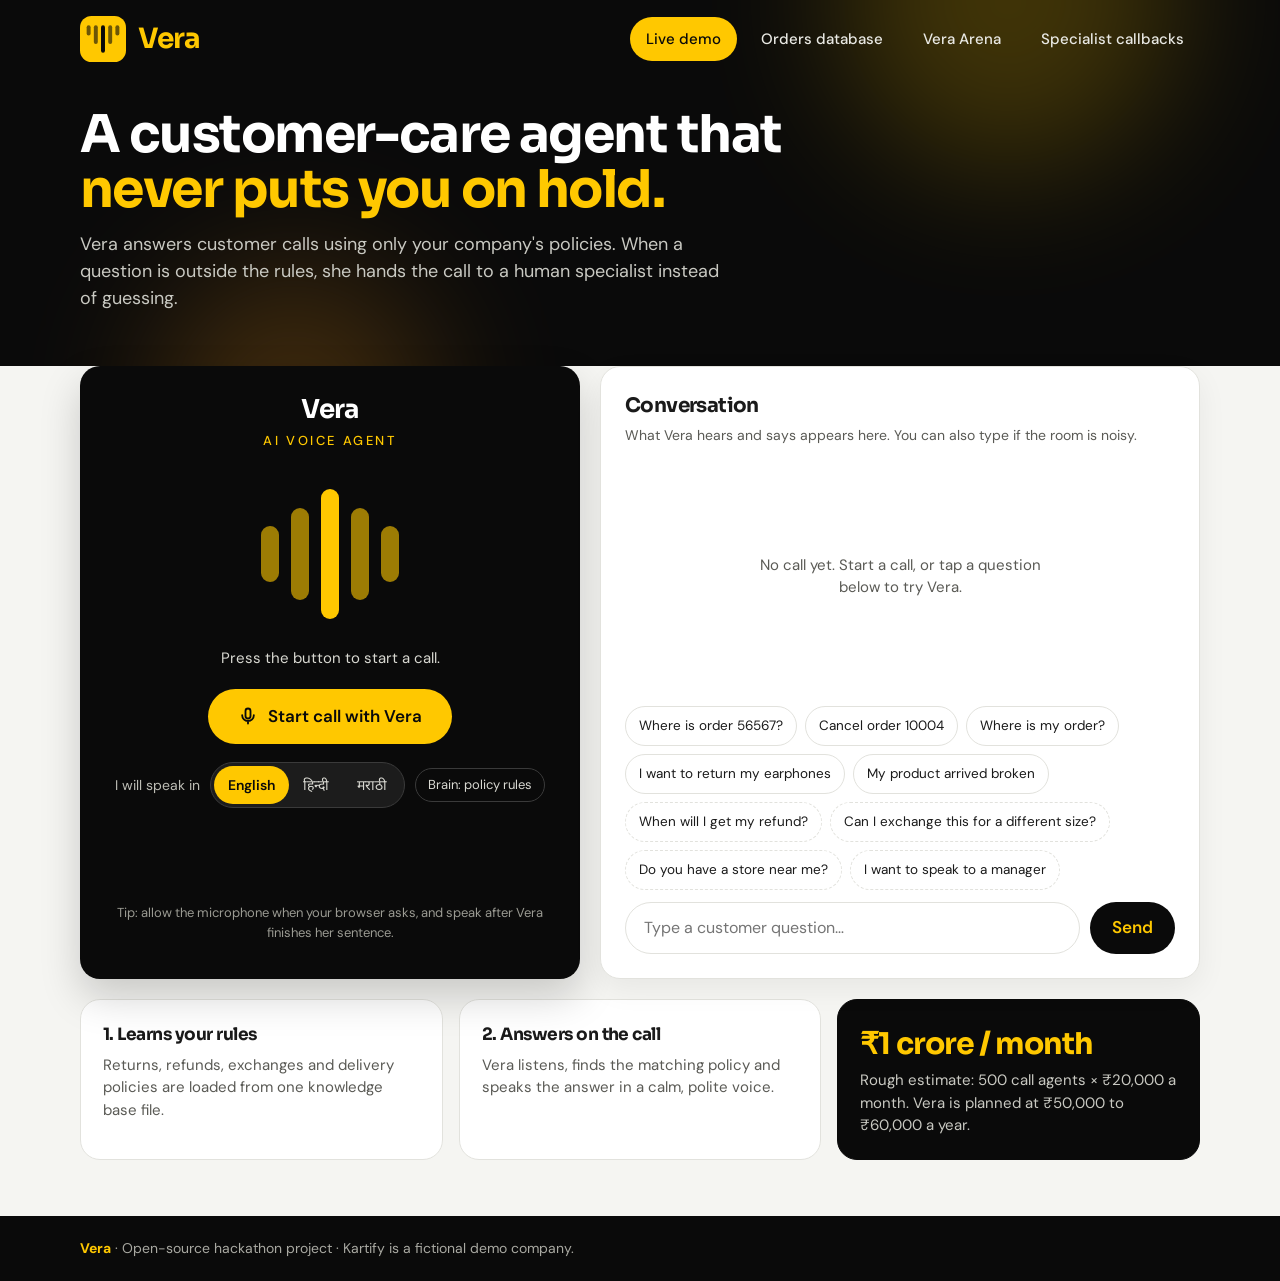
<file: static/index.html>
<!doctype html>
<html lang="en">
<head>
<meta charset="utf-8">
<meta name="viewport" content="width=device-width, initial-scale=1">
<title>Vera | AI Voice Agent</title>
<link rel="icon" href="data:image/svg+xml,%3Csvg xmlns='http://www.w3.org/2000/svg' viewBox='0 0 64 64'%3E%3Crect width='64' height='64' rx='16' fill='%230A0A0A'/%3E%3Crect x='9.25' y='13' width='5.5' height='14' rx='2.75' fill='%23FFC800'/%3E%3Crect x='19.25' y='13' width='5.5' height='26' rx='2.75' fill='%23FFC800'/%3E%3Crect x='29.25' y='13' width='5.5' height='38' rx='2.75' fill='%23FFC800'/%3E%3Crect x='39.25' y='13' width='5.5' height='26' rx='2.75' fill='%23FFC800'/%3E%3Crect x='49.25' y='13' width='5.5' height='14' rx='2.75' fill='%23FFC800'/%3E%3C/svg%3E">
<link rel="preconnect" href="https://fonts.googleapis.com">
<link href="https://fonts.googleapis.com/css2?family=Sora:wght@600;700&family=DM+Sans:wght@400;500;600&family=Noto+Sans+Devanagari:wght@400;500;600;700&display=swap" rel="stylesheet">
<style>
:root{
  --black:#0A0A0A; --ink:#1A1A1A; --yellow:#FFC800; --yellow-soft:#FFF4CC;
  --paper:#F5F5F2; --line:#E2E2DD; --muted:#5A5A55; --white:#FFFFFF;
  --radius:20px;
}
*{box-sizing:border-box}
html{-webkit-text-size-adjust:100%}
body{margin:0;background:var(--paper);color:var(--ink);font-family:'DM Sans','Noto Sans Devanagari',system-ui,-apple-system,'Segoe UI',sans-serif;line-height:1.5}
h1,h2,h3,.brand-word{font-family:'Sora','Noto Sans Devanagari','DM Sans',system-ui,sans-serif;letter-spacing:-0.03em;margin:0}
a{color:inherit}
.wrap{max-width:1160px;margin:0 auto;padding:0 20px}

/* header */
header{background:var(--black);color:var(--white)}
.bar{display:flex;align-items:center;justify-content:space-between;gap:16px;padding:16px 0;flex-wrap:wrap}
.brand{display:flex;align-items:center;gap:12px;text-decoration:none}
.brand-word{font-size:28px;font-weight:700;color:var(--yellow)}
nav{display:flex;gap:8px;flex-wrap:wrap}
nav a{text-decoration:none;font-weight:500;font-size:15px;padding:10px 16px;border-radius:999px;color:#E9E9E4;min-height:44px;display:inline-flex;align-items:center}
nav a:hover{background:#1F1F1F}
nav a.on{background:var(--yellow);color:var(--black)}
.hero{padding:30px 0 54px}
.hero h1{font-size:clamp(30px,5vw,52px);line-height:1.05;max-width:760px}
.hero h1 [data-i=h1b]{color:var(--yellow)}
.hero p{color:#C9C9C2;max-width:640px;font-size:18px;margin:14px 0 0}

/* layout */
main{margin-top:-28px}
.grid{display:grid;grid-template-columns:minmax(0,5fr) minmax(0,6fr);gap:20px;align-items:stretch}
@media (max-width:900px){.grid{grid-template-columns:minmax(0,1fr)}}
.grid > *{min-width:0}
@media (max-width:480px){.card{padding:20px 16px}.btn{font-size:16px;padding:14px 22px}.msg{max-width:92%}}

.card{border-radius:var(--radius);padding:24px}
.call{background:var(--black);color:var(--white);display:flex;flex-direction:column;align-items:center;text-align:center;gap:18px;min-height:540px;box-shadow:0 18px 40px rgba(0,0,0,.18)}
.chat{background:var(--white);border:1px solid var(--line);display:flex;flex-direction:column;min-height:540px;box-shadow:0 10px 30px rgba(0,0,0,.06)}

/* visualiser */
.viz{display:flex;align-items:center;justify-content:center;gap:12px;height:150px;margin-top:10px}
.viz i{display:block;width:18px;border-radius:9px;background:var(--yellow);opacity:.6;height:40px;transform-origin:center}
.viz i:nth-child(1),.viz i:nth-child(5){height:56px}
.viz i:nth-child(2),.viz i:nth-child(4){height:92px}
.viz i:nth-child(3){height:130px;opacity:1}
.viz.listening i{animation:pulse 1.8s ease-in-out infinite}
.viz.speaking i{animation:talk .55s ease-in-out infinite;opacity:1}
.viz i:nth-child(2){animation-delay:.1s!important}.viz i:nth-child(3){animation-delay:.2s!important}
.viz i:nth-child(4){animation-delay:.3s!important}.viz i:nth-child(5){animation-delay:.4s!important}
@keyframes pulse{0%,100%{transform:scaleY(.8)}50%{transform:scaleY(1)}}
@keyframes talk{0%,100%{transform:scaleY(.45)}50%{transform:scaleY(1.05)}}
@media (prefers-reduced-motion:reduce){.viz i{animation:none!important}}

.status{font-size:15px;color:#D9D9D2;min-height:24px}
.status b{color:var(--yellow)}
.who{font-family:'Sora',sans-serif;font-weight:700;font-size:26px;letter-spacing:-0.02em}
.who small{display:block;font-family:'DM Sans',sans-serif;font-weight:500;font-size:13px;letter-spacing:.2em;color:var(--yellow);margin-top:2px}

button{font:inherit;cursor:pointer}
.btn{border:0;border-radius:999px;font-weight:600;font-size:17px;padding:15px 30px;min-height:52px;display:inline-flex;align-items:center;gap:10px}
.btn-go{background:var(--yellow);color:var(--black)}
.btn-go:hover{background:#FFD633}
.btn-end{background:#2A2A2A;color:var(--white);border:1px solid #444}
.btn-end:hover{background:#3A3A3A}
.btn:focus-visible,select:focus-visible,input:focus-visible,.chip:focus-visible,nav a:focus-visible{outline:3px solid var(--yellow);outline-offset:2px}
.card.chat .btn:focus-visible,.chat input:focus-visible,.chip:focus-visible{outline-color:var(--black)}

.opts{display:flex;gap:10px;align-items:center;justify-content:center;flex-wrap:wrap;font-size:14px;color:#BDBDB5}
select{background:#1C1C1C;color:var(--white);border:1px solid #3A3A3A;border-radius:10px;padding:9px 12px;min-height:44px;font:inherit}
.pill{display:inline-block;border:1px solid #3A3A3A;border-radius:999px;padding:6px 12px;font-size:13px;color:#D9D9D2}
.pill.ai{border-color:var(--yellow);color:var(--yellow)}

.callback{display:block;max-height:0;opacity:0;overflow:hidden;padding:0 16px;transition:max-height .45s ease,opacity .35s ease,padding .35s ease;width:100%;background:var(--yellow);color:var(--black);border-radius:16px;padding:14px 16px;text-align:left}
.callback.show{max-height:160px;opacity:1;padding:14px 16px}
.callback strong{display:block;font-family:'Sora',sans-serif;font-size:16px}
.callback .t{font-family:'Sora',sans-serif;font-size:30px;font-weight:700;letter-spacing:-.02em}
.note{font-size:13px;color:#9A9A92;margin-top:auto}

/* chat */
.chat h2{font-size:20px;margin-bottom:4px}
.chat .sub{color:var(--muted);font-size:14px;margin:0 0 14px}
.log{flex:1;overflow:auto;display:flex;flex-direction:column;gap:10px;padding:4px 2px 12px;min-height:240px;max-height:380px}
.msg{max-width:86%;padding:11px 15px;border-radius:16px;font-size:15.5px;line-height:1.45}
.msg.v{background:var(--black);color:var(--white);border-bottom-left-radius:4px;align-self:flex-start}
.msg.u{background:var(--yellow);color:var(--black);border-bottom-right-radius:4px;align-self:flex-end;font-weight:500}
.msg.v .tag{display:block;font-size:11px;letter-spacing:.16em;color:var(--yellow);font-weight:600;margin-bottom:3px}
.ocard{margin-top:9px;padding:9px 12px;border-radius:12px;background:#1F1F1F;border:1px solid #3a3a36;font-size:13.5px;line-height:1.5}
.ocard b{color:var(--yellow)}.ocard .st{display:inline-block;border-radius:999px;padding:1px 10px;font-weight:600;font-size:12.5px;background:#EDEDE8;color:#111;margin-left:4px}
.st.Successful,.st.Delivered{background:#DDF3E4;color:#14532D}.st.Pending{background:#FFF1BF;color:#5C4400}.st.Failed{background:#FBE0DD;color:#8A1C14}
.msg.sys{align-self:center;background:var(--yellow-soft);color:#4A3B00;font-size:13px;border-radius:999px;padding:6px 14px}
.empty{color:var(--muted);font-size:15px;margin:auto;text-align:center;max-width:320px}
.chips{display:flex;flex-wrap:wrap;gap:8px;margin:6px 0 12px}
.chip{border:1px solid var(--line);background:var(--white);border-radius:999px;padding:8px 13px;font-size:13.5px;min-height:40px;color:var(--ink)}
.chip:hover{border-color:var(--black);background:var(--yellow-soft)}
.chip.esc{border-style:dashed}
form{display:flex;gap:10px}
input[type=text]{flex:1;min-width:0;border:1.5px solid var(--line);border-radius:999px;padding:13px 18px;font:inherit;font-size:16px;min-height:50px;background:var(--white)}
.btn-send{background:var(--black);color:var(--yellow);padding:0 22px}

/* info strip */
.strip{display:grid;grid-template-columns:repeat(3,minmax(0,1fr));gap:16px;margin:20px 0 56px}
@media (max-width:800px){.strip{grid-template-columns:1fr}}
.tile{background:var(--white);border:1px solid var(--line);border-radius:var(--radius);padding:22px}
.tile h3{font-size:17px;margin-bottom:6px}
.tile p{margin:0;color:var(--muted);font-size:15px}
.tile .big{font-family:'Sora',sans-serif;font-weight:700;font-size:30px;letter-spacing:-.03em;margin-bottom:2px}
.tile.dark{background:var(--black);color:var(--white);border-color:var(--black)}
.tile.dark p{color:#C9C9C2}.tile.dark .big{color:var(--yellow)}
footer{background:var(--black);color:#A9A9A2;padding:22px 0;font-size:14px}
footer b{color:var(--yellow)}
.unsupported{display:none;background:var(--yellow-soft);color:#4A3B00;border-radius:12px;padding:10px 14px;font-size:14px;text-align:left;width:100%}
html{scroll-behavior:smooth}.log{scroll-behavior:smooth}
.btn,.chip,nav a,.seg button,input{transition:background .2s,color .2s,border-color .2s,transform .15s,box-shadow .2s}
.btn:active,.chip:active{transform:scale(.97)}.btn-go:hover{box-shadow:0 0 0 6px rgba(255,200,0,.18)}
input[type=text]:focus{border-color:var(--black);box-shadow:0 0 0 3px var(--yellow-soft);outline:0}
.seg{display:inline-flex;background:#1C1C1C;border:1px solid #3A3A3A;border-radius:999px;padding:3px}
.seg button{border:0;background:transparent;color:#D9D9D2;border-radius:999px;padding:8px 14px;min-height:38px;font-size:14px}
.seg button.on{background:var(--yellow);color:var(--black);font-weight:600}.seg button:focus-visible{outline:3px solid var(--yellow);outline-offset:2px}
.msg{animation:pop .3s cubic-bezier(.2,.7,.2,1) both}.msg.sys{animation-duration:.4s}
.msg.typing{display:flex;gap:5px;padding:15px 16px}.typing i{width:7px;height:7px;border-radius:50%;background:var(--yellow);animation:blink 1.1s infinite ease-in-out both}
.typing i:nth-child(2){animation-delay:.15s}.typing i:nth-child(3){animation-delay:.3s}
.hero h1,.hero p,.card{animation:rise .8s cubic-bezier(.2,.7,.2,1) both}.hero p{animation-delay:.1s}.card{animation-delay:.2s}.chat{animation-delay:.3s}
@keyframes rise{from{opacity:0;transform:translateY(14px)}}@keyframes pop{from{opacity:0;transform:translateY(8px) scale(.98)}}@keyframes blink{0%,80%,100%{opacity:.25}40%{opacity:1}}
@media (prefers-reduced-motion:reduce){*,*::before,*::after{animation:none!important;transition:none!important;scroll-behavior:auto!important}}
</style>
<link rel="stylesheet" href="/static/fx.css">
</head>
<body>

<header>
  <div class="wrap">
    <div class="bar">
      <a class="brand" href="/" aria-label="Vera home">
        <svg width="46" height="46" viewBox="0 0 64 64" role="img" aria-label="Vera logo">
          <rect width="64" height="64" rx="16" fill="#FFC800"/>
          <rect x="9.25" y="13" width="5.5" height="14" rx="2.75" fill="#0A0A0A" fill-opacity=".6"/>
          <rect x="19.25" y="13" width="5.5" height="26" rx="2.75" fill="#0A0A0A" fill-opacity=".6"/>
          <rect x="29.25" y="13" width="5.5" height="38" rx="2.75" fill="#0A0A0A"/>
          <rect x="39.25" y="13" width="5.5" height="26" rx="2.75" fill="#0A0A0A" fill-opacity=".6"/>
          <rect x="49.25" y="13" width="5.5" height="14" rx="2.75" fill="#0A0A0A" fill-opacity=".6"/>
        </svg>
        <span class="brand-word">Vera</span>
      </a>
      <nav aria-label="Main">
        <a class="on" href="/" data-i="navDemo">Live demo</a>
        <a href="/orders" data-i="navOrders">Orders database</a>
        <a href="/arena">Vera Arena</a>
        <a href="/escalations" data-i="navCb">Specialist callbacks</a>
      </nav>
    </div>
    <div class="hero">
      <h1><span data-i="h1a">A customer-care agent that </span><span data-i="h1b">never puts you on hold.</span></h1>
      <p data-i="sub">Vera answers customer calls using only your company's policies. When a question is outside the rules, she hands the call to a human specialist instead of guessing.</p>
    </div>
  </div>
</header>

<main class="wrap">
  <div class="grid">

    <section class="card call" aria-label="Voice call">
      <div class="who">Vera<small data-i="ai">AI VOICE AGENT</small></div>
      <div class="viz" id="viz" aria-hidden="true"><i></i><i></i><i></i><i></i><i></i></div>
      <div class="status" id="status" role="status" aria-live="polite">Press the button to start a call.</div>

      <button class="btn btn-go" id="callBtn" type="button">
        <svg width="20" height="20" viewBox="0 0 24 24" fill="none" stroke="currentColor" stroke-width="2.2" stroke-linecap="round" stroke-linejoin="round" aria-hidden="true"><path d="M12 3a3 3 0 0 0-3 3v6a3 3 0 0 0 6 0V6a3 3 0 0 0-3-3z"/><path d="M19 11a7 7 0 0 1-14 0M12 18v3"/></svg>
        <span id="callLabel">Start call with Vera</span>
      </button>

      <div class="opts">
        <span class="lbl" data-i="speakIn">I will speak in</span>
        <div class="seg" id="seg" role="radiogroup" aria-label="Language"><button type="button" role="radio" data-l="en">English</button><button type="button" role="radio" data-l="hi">हिन्दी</button><button type="button" role="radio" data-l="mr">मराठी</button></div>
        <span class="pill" id="mode">Brain: policy rules</span>
      </div>

      <div class="unsupported" id="unsupported" data-i="unsup">Voice input needs Google Chrome or Microsoft Edge. You can still type your question on the right.</div>

      <div class="callback" id="callback" role="alert">
        <strong data-i="cbT">Specialist callback requested</strong>
        <span data-i="cbP">A human expert will call back in</span> <span class="t" id="timer">5:00</span>
      </div>

      <p class="note" data-i="note">Tip: allow the microphone when your browser asks, and speak after Vera finishes her sentence.</p>
    </section>

    <section class="card chat" aria-label="Conversation">
      <h2 data-i="convT">Conversation</h2>
      <p class="sub" data-i="convS">What Vera hears and says appears here. You can also type if the room is noisy.</p>
      <div class="log" id="log" aria-live="polite"><div class="empty" id="empty" data-i="empty">No call yet. Start a call, or tap a question below to try Vera.</div></div>
      <div class="chips" id="chips"></div>
      <form id="form" autocomplete="off">
        <label for="text" style="position:absolute;left:-9999px">Type your question</label>
        <input type="text" id="text" placeholder="Type a customer question…" maxlength="300">
        <button class="btn btn-send" type="submit" data-i="send">Send</button>
      </form>
    </section>
  </div>

  <div class="strip">
    <div class="tile"><h3 data-i="t1h">1. Learns your rules</h3><p data-i="t1p">Returns, refunds, exchanges and delivery policies are loaded from one knowledge base file.</p></div>
    <div class="tile"><h3 data-i="t2h">2. Answers on the call</h3><p data-i="t2p">Vera listens, finds the matching policy and speaks the answer in a calm, polite voice.</p></div>
    <div class="tile dark"><div class="big">₹1 crore / month</div><p>Rough estimate: 500 call agents × ₹20,000 a month. Vera is planned at ₹50,000 to ₹60,000 a year.</p></div>
  </div>
</main>

<footer>
  <div class="wrap"><b>Vera</b> · Open-source hackathon project · Kartify is a fictional demo company.</div>
</footer>

<script>
(function(){
  const $=id=>document.getElementById(id);
  const viz=$('viz'),statusEl=$('status'),callBtn=$('callBtn'),callLabel=$('callLabel'),log=$('log'),form=$('form'),textIn=$('text');
  const SR=window.SpeechRecognition||window.webkitSpeechRecognition, synth=window.speechSynthesis;
  const LC={en:'en-IN',hi:'hi-IN',mr:'mr-IN'};
  const S={
  en:{navDemo:'Live demo',navCb:'Specialist callbacks',navOrders:'Orders database',h1a:'A customer-care agent that ',h1b:'never puts you on hold.',sub:"Vera answers customer calls using only your company's policies. When a question is outside the rules, she hands the call to a human specialist instead of guessing.",ai:'AI VOICE AGENT',start:'Start call with Vera',end:'End call',idle:'Press the button to start a call.',listen:'Listening… <b>speak now</b>',hear:'Hearing:',speak:'<b>Vera</b> is speaking…',think:'Vera is thinking…',speakIn:'I will speak in',unsup:'Voice input needs Google Chrome or Microsoft Edge. You can still type your question on the right.',cbT:'Specialist callback requested',cbP:'A human expert will call back in',note:'Tip: allow the microphone when your browser asks, and speak after Vera finishes her sentence.',convT:'Conversation',convS:'What Vera hears and says appears here. You can also type if the room is noisy.',empty:'No call yet. Start a call, or tap a question below to try Vera.',ph:'Type a customer question…',send:'Send',conn:'Call connected',ended:'Call ended',endedEsc:'Call ended. A specialist will call you back.',handed:'Call handed to a human specialist. It is logged on the callbacks page.',err:'Could not reach the server. Please try again.',mic:'Microphone is blocked. Allow it in your browser, or type your question.',endedSt:'Call ended. <b>A specialist will call you back soon.</b>',t1h:'1. Learns your rules',t1p:'Returns, refunds, exchanges and delivery policies are loaded from one knowledge base file.',t2h:'2. Answers on the call',t2p:'Vera listens, finds the matching policy and speaks the answer in a calm, polite voice.',
   chips:['Where is order 56567?','Cancel order 10004','Where is my order?','I want to return my earphones','My product arrived broken','When will I get my refund?','Can I exchange this for a different size?','Do you have a store near me?','I want to speak to a manager']},
  hi:{navDemo:'लाइव डेमो',navCb:'विशेषज्ञ कॉलबैक',navOrders:'ऑर्डर डेटाबेस',h1a:'ऐसा कस्टमर-केयर एजेंट जो ',h1b:'आपको कभी होल्ड पर नहीं रखता।',sub:'वेरा ग्राहकों के कॉल का जवाब केवल आपकी कंपनी की नीतियों के आधार पर देती है। जब कोई सवाल नियमों से बाहर हो, तो वह अंदाज़ा लगाने के बजाय कॉल किसी विशेषज्ञ को सौंप देती है।',ai:'AI वॉइस एजेंट',start:'वेरा से कॉल शुरू करें',end:'कॉल समाप्त करें',idle:'कॉल शुरू करने के लिए बटन दबाएँ।',listen:'सुन रही हूँ… <b>अब बोलिए</b>',hear:'सुनाई दिया:',speak:'<b>वेरा</b> बोल रही है…',think:'वेरा सोच रही है…',speakIn:'बोलने की भाषा',unsup:'वॉइस इनपुट के लिए Google Chrome या Microsoft Edge चाहिए। आप दाईं ओर अपना सवाल टाइप भी कर सकते हैं।',cbT:'विशेषज्ञ कॉलबैक का अनुरोध किया गया',cbP:'विशेषज्ञ आपको कॉल करेंगे, शेष समय',note:'सुझाव: ब्राउज़र पूछे तो माइक्रोफ़ोन की अनुमति दें, और वेरा का वाक्य पूरा होने के बाद बोलें।',convT:'बातचीत',convS:'वेरा जो सुनती और कहती है, वह यहाँ दिखता है। शोर हो तो आप टाइप भी कर सकते हैं।',empty:'अभी कोई कॉल नहीं है। कॉल शुरू करें, या नीचे कोई सवाल चुनें।',ph:'ग्राहक का सवाल लिखें…',send:'भेजें',conn:'कॉल जुड़ गई',ended:'कॉल समाप्त',endedEsc:'कॉल समाप्त। एक विशेषज्ञ आपको वापस कॉल करेगा।',handed:'कॉल विशेषज्ञ को सौंप दी गई है। यह कॉलबैक पेज पर दर्ज है।',err:'सर्वर से संपर्क नहीं हो पाया। कृपया फिर कोशिश करें।',mic:'माइक्रोफ़ोन बंद है। ब्राउज़र में अनुमति दें, या अपना सवाल टाइप करें।',endedSt:'कॉल समाप्त। <b>एक विशेषज्ञ जल्द ही आपको कॉल करेगा।</b>',t1h:'1. आपके नियम सीखती है',t1p:'रिटर्न, रिफंड, एक्सचेंज और डिलीवरी की नीतियाँ एक नॉलेज बेस फ़ाइल से लोड होती हैं।',t2h:'2. कॉल पर जवाब देती है',t2p:'वेरा सुनती है, सही नीति ढूँढती है और शांत, विनम्र आवाज़ में जवाब बोलती है।',
   chips:['ऑर्डर 56567 कहाँ है?','ऑर्डर 10004 रद्द करें','मेरा ऑर्डर कहाँ है?','मुझे अपने ईयरफोन वापस करने हैं','मेरा सामान टूटा हुआ आया','मुझे रिफंड कब मिलेगा?','क्या मैं दूसरे साइज में बदल सकता हूँ?','क्या मेरे पास कोई स्टोर है?','मुझे मैनेजर से बात करनी है']},
  mr:{navDemo:'थेट डेमो',navCb:'तज्ज्ञ कॉलबॅक',navOrders:'ऑर्डर डेटाबेस',h1a:'असा कस्टमर-केअर एजंट जो ',h1b:'तुम्हाला कधीच होल्डवर ठेवत नाही.',sub:'वेरा ग्राहकांच्या कॉलना फक्त तुमच्या कंपनीच्या धोरणांवर आधारित उत्तर देते. प्रश्न नियमांबाहेरचा असेल तर ती अंदाज न बांधता कॉल तज्ज्ञाकडे सोपवते.',ai:'AI व्हॉइस एजंट',start:'वेराशी कॉल सुरू करा',end:'कॉल संपवा',idle:'कॉल सुरू करण्यासाठी बटण दाबा.',listen:'ऐकत आहे… <b>आता बोला</b>',hear:'ऐकले:',speak:'<b>वेरा</b> बोलत आहे…',think:'वेरा विचार करत आहे…',speakIn:'बोलण्याची भाषा',unsup:'व्हॉइस इनपुटसाठी Google Chrome किंवा Microsoft Edge लागते. तुम्ही उजवीकडे प्रश्न टाइपही करू शकता.',cbT:'तज्ज्ञ कॉलबॅकची विनंती केली',cbP:'तज्ज्ञ तुम्हाला कॉल करतील, उरलेला वेळ',note:'टीप: ब्राउझरने विचारल्यास मायक्रोफोनची परवानगी द्या आणि वेराचे वाक्य संपल्यावर बोला.',convT:'संभाषण',convS:'वेरा जे ऐकते आणि सांगते ते येथे दिसते. गोंगाट असेल तर तुम्ही टाइपही करू शकता.',empty:'अजून कॉल नाही. कॉल सुरू करा किंवा खालील प्रश्न निवडा.',ph:'ग्राहकाचा प्रश्न लिहा…',send:'पाठवा',conn:'कॉल जोडला गेला',ended:'कॉल संपला',endedEsc:'कॉल संपला. तज्ज्ञ तुम्हाला परत कॉल करतील.',handed:'कॉल तज्ज्ञाकडे सोपवला आहे. तो कॉलबॅक पानावर नोंदला आहे.',err:'सर्व्हरशी संपर्क होऊ शकला नाही. कृपया पुन्हा प्रयत्न करा.',mic:'मायक्रोफोन बंद आहे. ब्राउझरमध्ये परवानगी द्या किंवा प्रश्न टाइप करा.',endedSt:'कॉल संपला. <b>तज्ज्ञ लवकरच तुम्हाला कॉल करतील.</b>',t1h:'1. तुमचे नियम शिकते',t1p:'रिटर्न, परतावा, एक्सचेंज आणि डिलिव्हरीची धोरणे एका नॉलेज बेस फाइलमधून लोड होतात.',t2h:'2. कॉलवर उत्तर देते',t2p:'वेरा ऐकते, योग्य धोरण शोधते आणि शांत, नम्र आवाजात उत्तर सांगते.',
   chips:['ऑर्डर 56567 कुठे आहे?','ऑर्डर 10004 रद्द करा','माझा ऑर्डर कुठे आहे?','मला माझे इयरफोन परत करायचे आहेत','माझी वस्तू तुटलेली आली','मला परतावा कधी मिळेल?','मी दुसऱ्या आकारात बदलू शकतो का?','जवळ तुमचे स्टोअर आहे का?','मला मॅनेजरशी बोलायचे आहे']}};
  let L='en',sessionId=null,inCall=false,speaking=false,busy=false,rec=null,timerId=null,tok=0;
  const t=k=>S[L][k];
  if(!SR)$('unsupported').style.display='block';
  if(synth)synth.getVoices();
  const setStatus=h=>{statusEl.innerHTML=h};
  const setViz=m=>{viz.className='viz'+(m?' '+m:'')};
  const abortRec=()=>{try{if(rec)rec.abort()}catch(e){}};
  const toEnd=()=>log.scrollTo({top:log.scrollHeight,behavior:'smooth'});

  function applyLang(){
    document.documentElement.lang=L;
    document.querySelectorAll('[data-i]').forEach(e=>e.textContent=t(e.dataset.i));
    textIn.placeholder=t('ph'); callLabel.textContent=inCall?t('end'):t('start');
    const c=$('chips'); c.innerHTML='';
    t('chips').forEach((q,i)=>{const b=document.createElement('button');b.type='button';b.className='chip'+(i>4?' esc':'');b.textContent=q;b.onclick=()=>{abortRec();handle(q)};c.appendChild(b)});
    document.querySelectorAll('#seg button').forEach(b=>{const on=b.dataset.l===L;b.setAttribute('aria-checked',on);b.classList.toggle('on',on)});
    if(!inCall&&!busy&&!speaking)setStatus(t('idle'));
  }
  document.querySelectorAll('#seg button').forEach(b=>b.onclick=()=>{L=b.dataset.l;applyLang();if(inCall)abortRec()});

  function addCard(c){
    if(!c||!c.order)return;const o=c.order,d=document.createElement('div');d.className='ocard';
    const sp=(t,k)=>{const s=document.createElement('span');s.className='st '+(k||t);s.textContent=t;return s};
    const b=document.createElement('b');b.textContent='Order '+o.id;d.append(b,' · '+o.product+' · ',sp(o.status),' ');
    if(o.when&&o.when!=='-')d.append(o.when);
    if(c.action){d.append(document.createElement('br'),c.action.name+': ',sp(c.action.status),' '+(c.action.ref||''))}
    const m=log.lastElementChild;(m||log).appendChild(d);toEnd();
  }
  function addMsg(who,text){
    const e=$('empty');if(e)e.remove();
    const d=document.createElement('div');d.className='msg '+(who==='v'?'v':who==='u'?'u':'sys');
    if(who==='v'){const g=document.createElement('span');g.className='tag';g.textContent='VERA';d.appendChild(g)}
    d.appendChild(document.createTextNode(text));log.appendChild(d);toEnd();
  }
  function typing(on){
    let e=$('typing');if(!on){if(e)e.remove();return}
    if(e)return;e=document.createElement('div');e.id='typing';e.className='msg v typing';e.innerHTML='<i></i><i></i><i></i>';log.appendChild(e);toEnd();
  }
  async function post(url,body){
    const r=await fetch(url,{method:'POST',headers:{'Content-Type':'application/json'},body:JSON.stringify(body)});
    if(!r.ok)throw new Error('Server error');return r.json();
  }

  /* ---------- voice: pick the most natural installed voice for the language ---------- */
  function pickVoice(l){
    if(!synth)return null;const want=LC[l];
    const score=v=>{const lg=v.lang.replace('_','-');let s;
      if(lg===want)s=50;else if(lg.startsWith(want.slice(0,2)))s=35;else if(l==='mr'&&lg.startsWith('hi'))s=20;else return -1;
      if(/neural|natural|online/i.test(v.name))s+=25;if(/google/i.test(v.name))s+=10;
      if(/female|heera|kalpana|swara|neerja|aarohi|lekha|veena|aditi|zira|samantha/i.test(v.name))s+=8;
      if(/male|hemant|madhur|ravi|prabhat/i.test(v.name)&&!/female/i.test(v.name))s-=10;return s};
    const best=synth.getVoices().map(v=>[score(v),v]).filter(x=>x[0]>=0).sort((a,b)=>b[0]-a[0])[0];
    return best?best[1]:null;
  }
  /* speak sentence by sentence: natural pauses, and avoids Chrome cutting long text */
  function speak(text,l,then){
    if(!synth){if(then)then();return}
    synth.cancel();const my=++tok;
    const parts=(text.match(/[^.!?।]+[.!?।]*/g)||[text]).map(x=>x.trim()).filter(Boolean);
    const v=pickVoice(l);let i=0;speaking=true;setViz('speaking');setStatus(t('speak'));
    const fin=()=>{if(my!==tok)return;speaking=false;if(then)then()};
    const next=()=>{
      if(my!==tok)return;if(i>=parts.length)return fin();
      const u=new SpeechSynthesisUtterance(parts[i++]);u.lang=v?v.lang:LC[l];if(v)u.voice=v;
      u.rate=l==='en'?0.97:0.92;u.pitch=1;
      u.onend=()=>setTimeout(next,140);u.onerror=()=>fin();synth.speak(u);
    };
    next();
  }

  /* ---------- listening ---------- */
  function listen(){
    if(!inCall||!SR||speaking||busy)return;
    try{
      rec=new SR();rec.lang=LC[L];rec.interimResults=true;rec.continuous=false;rec.maxAlternatives=1;let fin='';
      rec.onstart=()=>{setViz('listening');setStatus(t('listen'))};
      rec.onresult=e=>{let it='';for(let i=e.resultIndex;i<e.results.length;i++){const x=e.results[i][0].transcript;if(e.results[i].isFinal)fin+=x;else it+=x}
        if(it)setStatus(t('hear')+' <b>'+it.replace(/</g,'&lt;')+'</b>')};
      rec.onerror=e=>{if(e.error==='not-allowed'||e.error==='service-not-allowed'){endCall(true);setStatus(t('mic'))}};
      rec.onend=()=>{if(fin.trim())handle(fin.trim());else if(inCall&&!speaking&&!busy)setTimeout(listen,250)};
      rec.start();
    }catch(err){setTimeout(listen,600)}
  }

  /* ---------- conversation ---------- */
  async function handle(text){
    addMsg('u',text);busy=true;setViz('');setStatus(t('think'));typing(true);
    try{
      const out=await post('/api/chat',{session_id:sessionId,message:text,lang:L});
      sessionId=out.session_id;typing(false);
      $('mode').textContent=out.mode==='gemma'?'Brain: Gemma 4':'Brain: policy rules';$('mode').classList.toggle('ai',out.mode==='gemma');
      addMsg('v',out.reply);addCard(out.card);busy=false;if(out.escalated)showCallback();
      const l=out.lang||L;
      if(inCall)speak(out.reply,l,()=>{if(out.escalated)endCall(false,true);else{setViz('listening');listen()}});
      else{const idle=()=>{setViz('');setStatus(t('idle'))};synth?speak(out.reply,l,idle):idle()}
    }catch(err){
      busy=false;typing(false);addMsg('sys',t('err'));setStatus(t('err'));if(inCall)setTimeout(listen,1500);
    }
  }
  function showCallback(){
    $('callback').classList.add('show');clearInterval(timerId);let left=300;
    const tick=()=>{$('timer').textContent=Math.floor(left/60)+':'+String(left%60).padStart(2,'0');if(left--<=0)clearInterval(timerId)};
    tick();timerId=setInterval(tick,1000);addMsg('sys',t('handed'));
  }
  async function startCall(){
    inCall=true;busy=false;$('callback').classList.remove('show');clearInterval(timerId);
    callBtn.className='btn btn-end';callLabel.textContent=t('end');
    try{
      const out=await post('/api/start',{lang:L});sessionId=out.session_id;
      $('mode').textContent=out.ai_mode?'Brain: Gemma 4':'Brain: policy rules';$('mode').classList.toggle('ai',!!out.ai_mode);
      addMsg('sys',t('conn'));addMsg('v',out.reply);
      speak(out.reply,out.lang||L,()=>{if(inCall){setViz('listening');listen()}});
    }catch(err){addMsg('sys',t('err'));endCall(true)}
  }
  function endCall(silent,esc){
    inCall=false;busy=false;tok++;speaking=false;abortRec();if(synth)synth.cancel();setViz('');
    callBtn.className='btn btn-go';callLabel.textContent=t('start');
    if(!silent)addMsg('sys',esc?t('endedEsc'):t('ended'));
    setStatus(esc?t('endedSt'):t('idle'));
  }
  callBtn.addEventListener('click',()=>{inCall?endCall():startCall()});
  form.addEventListener('submit',e=>{e.preventDefault();const v=textIn.value.trim();if(!v)return;textIn.value='';abortRec();handle(v)});
  applyLang();
})();
</script>
<script src="/static/fx.js" defer></script>
</body>
</html>
</file>
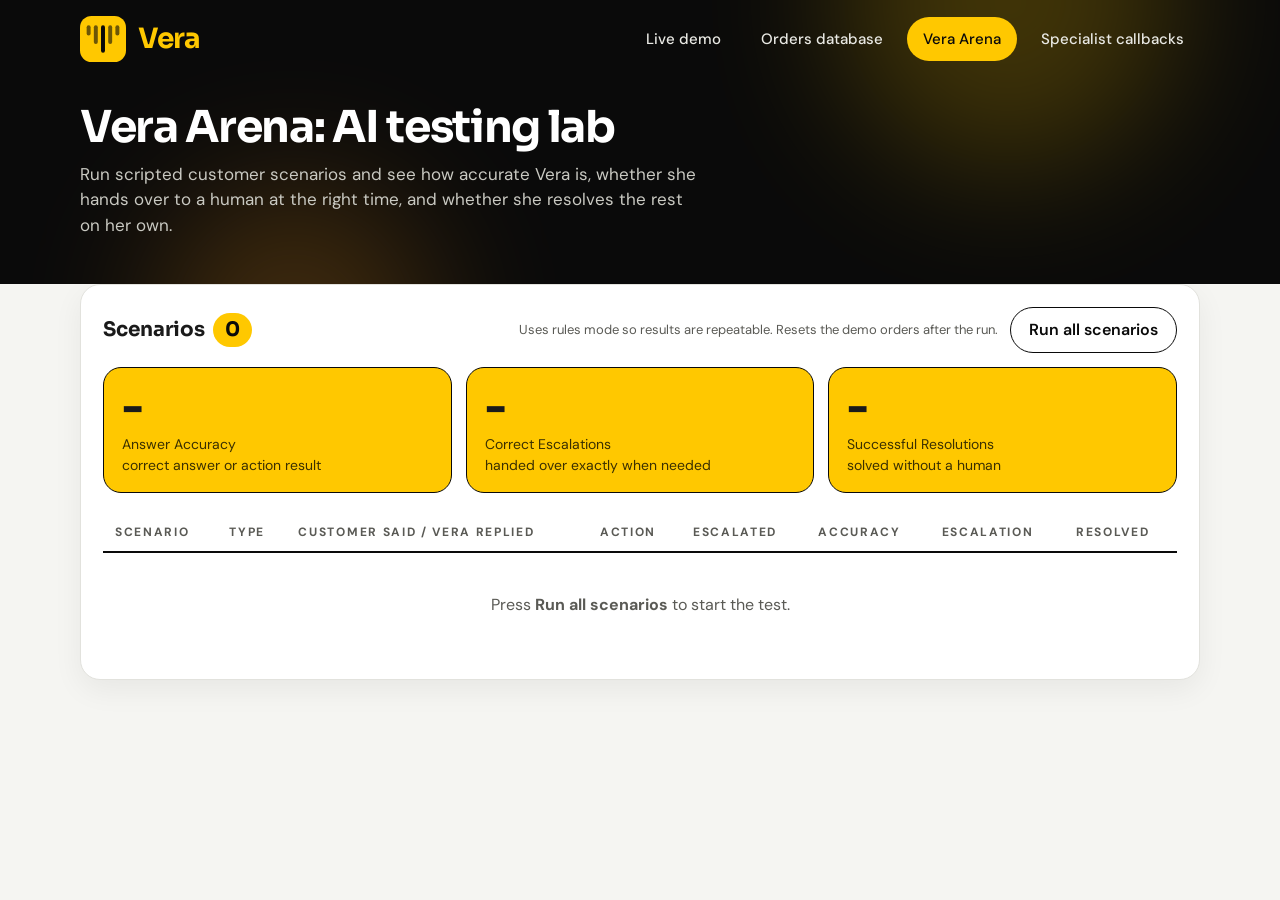
<file: static/arena.html>
<!doctype html>
<html lang="en">
<head>
<meta charset="utf-8">
<meta name="viewport" content="width=device-width, initial-scale=1">
<title>Vera | Arena</title>
<link rel="preconnect" href="https://fonts.googleapis.com">
<link href="https://fonts.googleapis.com/css2?family=Sora:wght@600;700&family=DM+Sans:wght@400;500;600&display=swap" rel="stylesheet">
<style>
:root{--black:#0A0A0A;--yellow:#FFC800;--paper:#F5F5F2;--line:#E2E2DD;--muted:#5A5A55;--white:#fff}
*{box-sizing:border-box}
body{margin:0;background:var(--paper);color:#1A1A1A;font-family:'DM Sans',system-ui,sans-serif;line-height:1.5}
h1,.brand-word{font-family:'Sora',system-ui,sans-serif;letter-spacing:-.03em;margin:0}
.wrap{max-width:1160px;margin:0 auto;padding:0 20px}
header{background:var(--black);color:#fff}
.bar{display:flex;align-items:center;justify-content:space-between;gap:16px;padding:16px 0;flex-wrap:wrap}
.brand{display:flex;align-items:center;gap:12px;text-decoration:none;color:inherit}
.brand-word{font-size:28px;font-weight:700;color:var(--yellow)}
nav{display:flex;gap:8px;flex-wrap:wrap}
nav a{text-decoration:none;font-weight:500;font-size:15px;padding:10px 16px;border-radius:999px;color:#E9E9E4;min-height:44px;display:inline-flex;align-items:center}
nav a:hover{background:#1F1F1F}nav a.on{background:var(--yellow);color:var(--black)}
.head{padding:26px 0 46px}
.head h1{font-size:clamp(28px,4.5vw,44px);line-height:1.08}
.head p{color:#C9C9C2;margin:10px 0 0;max-width:620px;font-size:17px}
main{margin-top:-26px;padding-bottom:56px}
.card{background:#fff;border:1px solid var(--line);border-radius:20px;padding:22px;box-shadow:0 10px 30px rgba(0,0,0,.06)}
.top{display:flex;justify-content:space-between;align-items:center;gap:12px;flex-wrap:wrap;margin-bottom:14px}
.count{font-family:'Sora',sans-serif;font-weight:700;font-size:20px}
.count span{display:inline-block;background:var(--yellow);color:var(--black);border-radius:999px;padding:2px 12px;margin-left:8px}
button{font:inherit;cursor:pointer;border:1.5px solid var(--black);background:#fff;color:var(--black);border-radius:999px;padding:10px 18px;min-height:44px;font-weight:600}
button:hover{background:var(--yellow)}
button:focus-visible,nav a:focus-visible{outline:3px solid var(--black);outline-offset:2px}
.scroll{overflow-x:auto}
table{width:100%;border-collapse:collapse;min-width:640px}
th{text-align:left;font-size:12px;letter-spacing:.14em;text-transform:uppercase;color:var(--muted);padding:10px 12px;border-bottom:2px solid var(--black)}
td{padding:14px 12px;border-bottom:1px solid var(--line);vertical-align:top;font-size:15px}
tr.new td{background:#FFF4CC}
.reason{display:inline-block;background:var(--black);color:var(--yellow);border-radius:999px;padding:3px 11px;font-size:13px;font-weight:600}
.empty{padding:40px 10px;text-align:center;color:var(--muted)}
.live{font-size:13px;color:var(--muted)}
.dot{display:inline-block;width:9px;height:9px;border-radius:50%;background:var(--yellow);border:1.5px solid var(--black);margin-right:6px}
.tools{display:flex;gap:10px;flex-wrap:wrap;align-items:center;margin-bottom:14px}
input,select{font:inherit;border:1.5px solid var(--black);border-radius:999px;padding:10px 16px;min-height:44px;background:#fff}
input{flex:1;min-width:200px}
.b{display:inline-block;border-radius:999px;padding:3px 11px;font-size:13px;font-weight:600;background:#EDEDE8;color:#222;white-space:nowrap}
.b.ok{background:#DDF3E4;color:#14532D}.b.warn{background:#FFF1BF;color:#5C4400}.b.bad{background:#FBE0DD;color:#8A1C14}
h2{font-family:'Sora',sans-serif;font-size:20px;margin:30px 0 12px}
.hint{background:#FFF4CC;border-radius:14px;padding:12px 16px;font-size:14.5px;margin-bottom:16px}
.id{font-family:ui-monospace,Menlo,monospace;font-weight:600}
.metrics{display:grid;grid-template-columns:repeat(auto-fit,minmax(200px,1fr));gap:14px;margin:6px 0 20px}
.m{border:1.5px solid var(--black);border-radius:18px;padding:16px 18px;background:#fff}
.m .n{font-family:'Sora',sans-serif;font-size:42px;font-weight:700;line-height:1.1}
.m .l{font-size:14px;color:var(--muted);margin-top:4px}.m.y{background:var(--yellow)}.m.y .l{color:#3b3000}
.tick{font-weight:700}.tick.p{color:#14532D}.tick.f{color:#8A1C14}
details summary{cursor:pointer;color:var(--muted);font-size:13.5px}
.say{font-size:13.5px;margin-top:6px;white-space:pre-wrap}
</style>
<link rel="stylesheet" href="/static/fx.css">
</head>
<body>
<header>
  <div class="wrap">
    <div class="bar">
      <a class="brand" href="/" aria-label="Vera home">
        <svg width="46" height="46" viewBox="0 0 64 64" role="img" aria-label="Vera logo">
          <rect width="64" height="64" rx="16" fill="#FFC800"/>
          <rect x="9.25" y="13" width="5.5" height="14" rx="2.75" fill="#0A0A0A" fill-opacity=".6"/>
          <rect x="19.25" y="13" width="5.5" height="26" rx="2.75" fill="#0A0A0A" fill-opacity=".6"/>
          <rect x="29.25" y="13" width="5.5" height="38" rx="2.75" fill="#0A0A0A"/>
          <rect x="39.25" y="13" width="5.5" height="26" rx="2.75" fill="#0A0A0A" fill-opacity=".6"/>
          <rect x="49.25" y="13" width="5.5" height="14" rx="2.75" fill="#0A0A0A" fill-opacity=".6"/>
        </svg>
        <span class="brand-word">Vera</span>
      </a>
      <nav aria-label="Main"><a href="/">Live demo</a><a href="/orders">Orders database</a><a class="on" href="/arena">Vera Arena</a><a href="/escalations">Specialist callbacks</a></nav>
    </div>
    <div class="head">
      <h1>Vera Arena: AI testing lab</h1>
      <p>Run scripted customer scenarios and see how accurate Vera is, whether she hands over to a human at the right time, and whether she resolves the rest on her own.</p>
    </div>
  </div>
</header>

<main class="wrap">
  <div class="card">
    <div class="top">
      <div class="count" id="sum">Scenarios<span id="cnt">0</span></div>
      <div style="display:flex;gap:12px;align-items:center;flex-wrap:wrap">
        <span class="live" id="note">Uses rules mode so results are repeatable. Resets the demo orders after the run.</span>
        <button id="run" type="button">Run all scenarios</button>
      </div>
    </div>
    <div class="metrics" id="metrics" hidden>
      <div class="m y"><div class="n" id="m1">-</div><div class="l">Answer Accuracy<br>correct answer or action result</div></div>
      <div class="m y"><div class="n" id="m2">-</div><div class="l">Correct Escalations<br>handed over exactly when needed</div></div>
      <div class="m y"><div class="n" id="m3">-</div><div class="l">Successful Resolutions<br>solved without a human</div></div>
    </div>
    <div class="scroll"><table>
      <thead><tr><th>Scenario</th><th>Type</th><th>Customer said / Vera replied</th><th>Action</th><th>Escalated</th><th>Accuracy</th><th>Escalation</th><th>Resolved</th></tr></thead>
      <tbody id="rows"></tbody></table>
      <div class="empty" id="empty">Press <b>Run all scenarios</b> to start the test.</div></div>
  </div>
</main>
<script>
(function(){
  const $ = id => document.getElementById(id);
  const esc = s => String(s).replace(/[&<>"]/g, c => ({'&':'&amp;','<':'&lt;','>':'&gt;','"':'&quot;'}[c]));
  const tick = v => v === null ? '<span class="tick">-</span>' : v ? '<span class="tick p">&#10003;</span>' : '<span class="tick f">&#10007;</span>';
  const badge = s => s ? '<span class="b '+({Successful:'ok',Pending:'warn',Failed:'bad'}[s]||'')+'">'+esc(s)+'</span>' : '-';
  $('run').onclick = async () => {
    const b = $('run'); b.disabled = true; b.textContent = 'Running...'; $('empty').textContent = 'Running scenarios...';
    try{
      const d = await (await fetch('/api/arena/run', {method:'POST'})).json();
      $('metrics').hidden = false; $('empty').style.display = 'none';
      const cu = window.countUp || ((e,v,s) => e.textContent = v+s); cu($('m1'), d.metrics.accuracy); cu($('m2'), d.metrics.escalations); cu($('m3'), d.metrics.resolutions);
      $('cnt').textContent = d.metrics.passed + ' / ' + d.metrics.total + ' passed';
      $('rows').innerHTML = d.rows.map(r => {
        const last = r.steps[r.steps.length-1];
        const talk = r.steps.map(s => 'Customer: '+s.customer+'\nVera: '+s.vera).join('\n\n');
        return '<tr><td><b>'+esc(r.name)+'</b></td><td><span class="reason">'+esc(r.category)+'</span></td>'
          + '<td>'+esc(last.customer)+'<details><summary>See Vera\'s reply</summary><div class="say">'+esc(talk)+'</div></details></td>'
          + '<td>'+badge(r.action)+'</td><td>'+(r.escalated?'Yes':'No')+' <small>(expected '+(r.expect_escalate?'Yes':'No')+')</small></td>'
          + '<td>'+tick(r.accurate)+'</td><td>'+tick(r.esc_ok)+'</td><td>'+tick(r.resolved)+'</td></tr>';
      }).join('');
    }catch(e){ $('empty').textContent = 'Could not run the test. Is the server running?'; }
    b.disabled = false; b.textContent = 'Run again';
  };
})();
</script>
<script src="/static/fx.js" defer></script>
</body>
</html>
</file>
<file: static/fx.css>
/* Vera design layer: motion and polish shared by every page. Respects "reduce motion". */
:root{--ease:cubic-bezier(.2,.7,.2,1)}
html{scroll-behavior:smooth}
body{animation:pg .5s var(--ease) both}
body.leaving{opacity:0;transform:translateY(-6px);transition:opacity .18s ease,transform .18s ease}
@keyframes pg{from{opacity:0;transform:translateY(10px)}to{opacity:1;transform:none}}

/* header: slow drifting glow behind the logo */
header{position:relative;overflow:hidden}
header>.wrap{position:relative;z-index:1}
header::before,header::after{content:"";position:absolute;border-radius:50%;filter:blur(70px);opacity:.22;pointer-events:none;animation:drift 14s ease-in-out infinite alternate}
header::before{width:340px;height:340px;background:#FFC800;top:-170px;right:8%}
header::after{width:280px;height:280px;background:#FF9F1C;bottom:-180px;left:12%;animation-duration:18s;animation-direction:alternate-reverse}
@keyframes drift{to{transform:translate(60px,30px) scale(1.15)}}
.brand svg{transition:transform .4s var(--ease)}.brand:hover svg{transform:rotate(-8deg) scale(1.08)}

/* nav: sliding underline */
nav a{position:relative}
nav a:not(.on)::after{content:"";position:absolute;left:16px;right:16px;bottom:8px;height:2px;background:#FFC800;transform:scaleX(0);transform-origin:left;transition:transform .28s var(--ease)}
nav a:not(.on):hover::after{transform:scaleX(1)}

/* cards and scroll reveal */
.card{transition:box-shadow .3s var(--ease)}.card:hover{box-shadow:0 16px 40px rgba(0,0,0,.1)}
.reveal{opacity:0;transform:translateY(20px);transition:opacity .6s var(--ease),transform .6s var(--ease)}
.reveal.in{opacity:1;transform:none}

/* buttons, chips, ripple */
button,.btn{position:relative;overflow:hidden}
button:not(:disabled):hover{transform:translateY(-1px)}
button:not(:disabled):active{transform:scale(.97)}
.chip:hover{transform:translateY(-2px);box-shadow:0 6px 14px rgba(0,0,0,.08)}
.rip{position:absolute;border-radius:50%;background:rgba(0,0,0,.18);transform:scale(0);animation:rip .6s ease-out forwards;pointer-events:none}
@keyframes rip{to{transform:scale(4);opacity:0}}

/* tables: rows glide in on first load; new callbacks flash */
tbody.stagger tr{animation:rowin .5s var(--ease) both;animation-delay:calc(var(--i,0)*40ms)}
@keyframes rowin{from{opacity:0;transform:translateX(-12px)}to{opacity:1;transform:none}}
tbody tr{transition:background .2s}tbody tr:hover td{background:#FFFBEA}
tr.new td{animation:flash 1.8s ease-out}
@keyframes flash{from{background:#FFC800}}

/* status badges: Pending pulses so it reads as "in progress" */
.b.warn::before,.st.Pending::before{content:"";display:inline-block;width:7px;height:7px;border-radius:50%;background:#E0A800;margin-right:6px;animation:pulse 1.4s ease-in-out infinite}
@keyframes pulse{50%{opacity:.25;transform:scale(.7)}}
.b,.st{transition:transform .2s var(--ease)}tr:hover .b{transform:scale(1.06)}

/* chat order card */
.ocard{animation:cardin .55s var(--ease) both .15s}
@keyframes cardin{from{opacity:0;transform:translateY(10px) scale(.96)}to{opacity:1;transform:none}}

/* arena score cards */
.metrics .m{animation:mpop .65s var(--ease) both;transition:transform .3s var(--ease),box-shadow .3s}
.metrics .m:nth-child(2){animation-delay:.12s}.metrics .m:nth-child(3){animation-delay:.24s}
.metrics .m:hover{transform:translateY(-5px) rotate(-.5deg);box-shadow:0 14px 30px rgba(255,200,0,.4)}
@keyframes mpop{from{opacity:0;transform:translateY(16px) scale(.94)}to{opacity:1;transform:none}}

@media (prefers-reduced-motion:reduce){*,*::before,*::after{animation:none!important;transition:none!important}.reveal{opacity:1;transform:none}}
</file>
